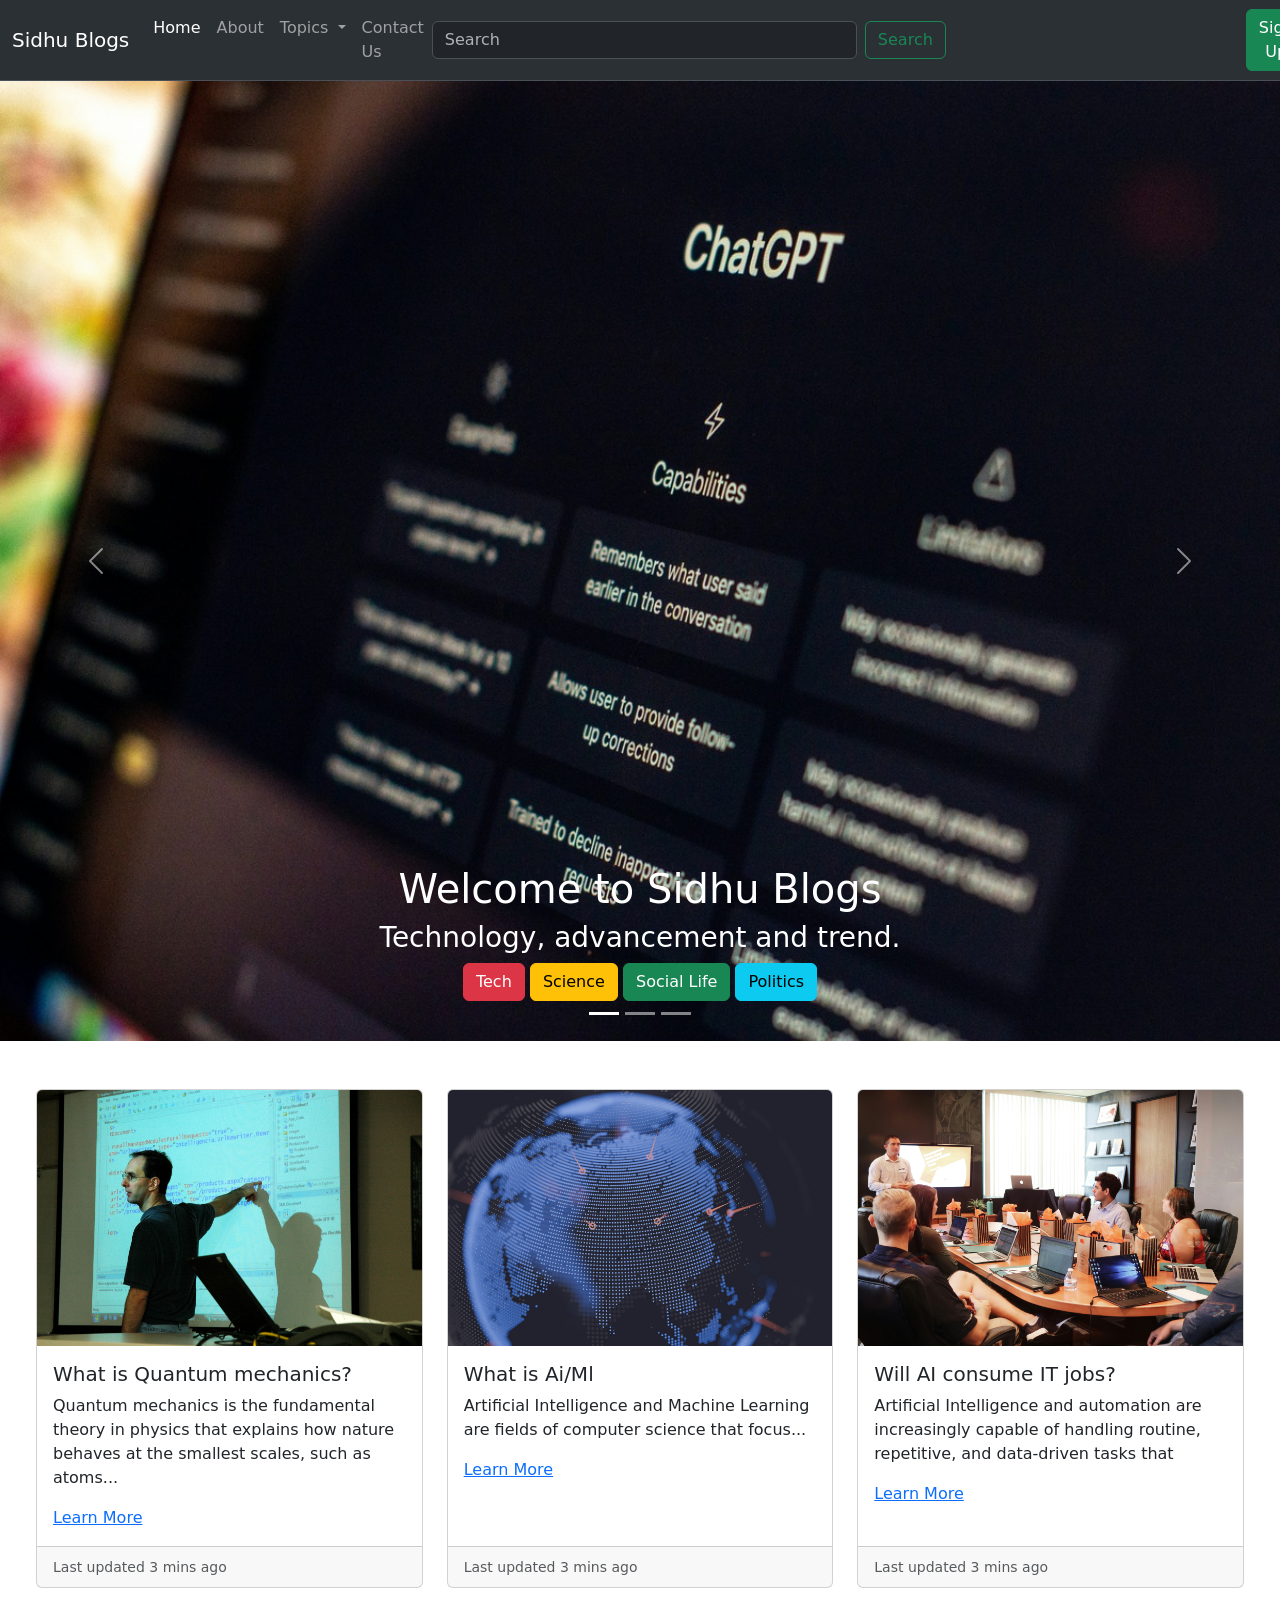
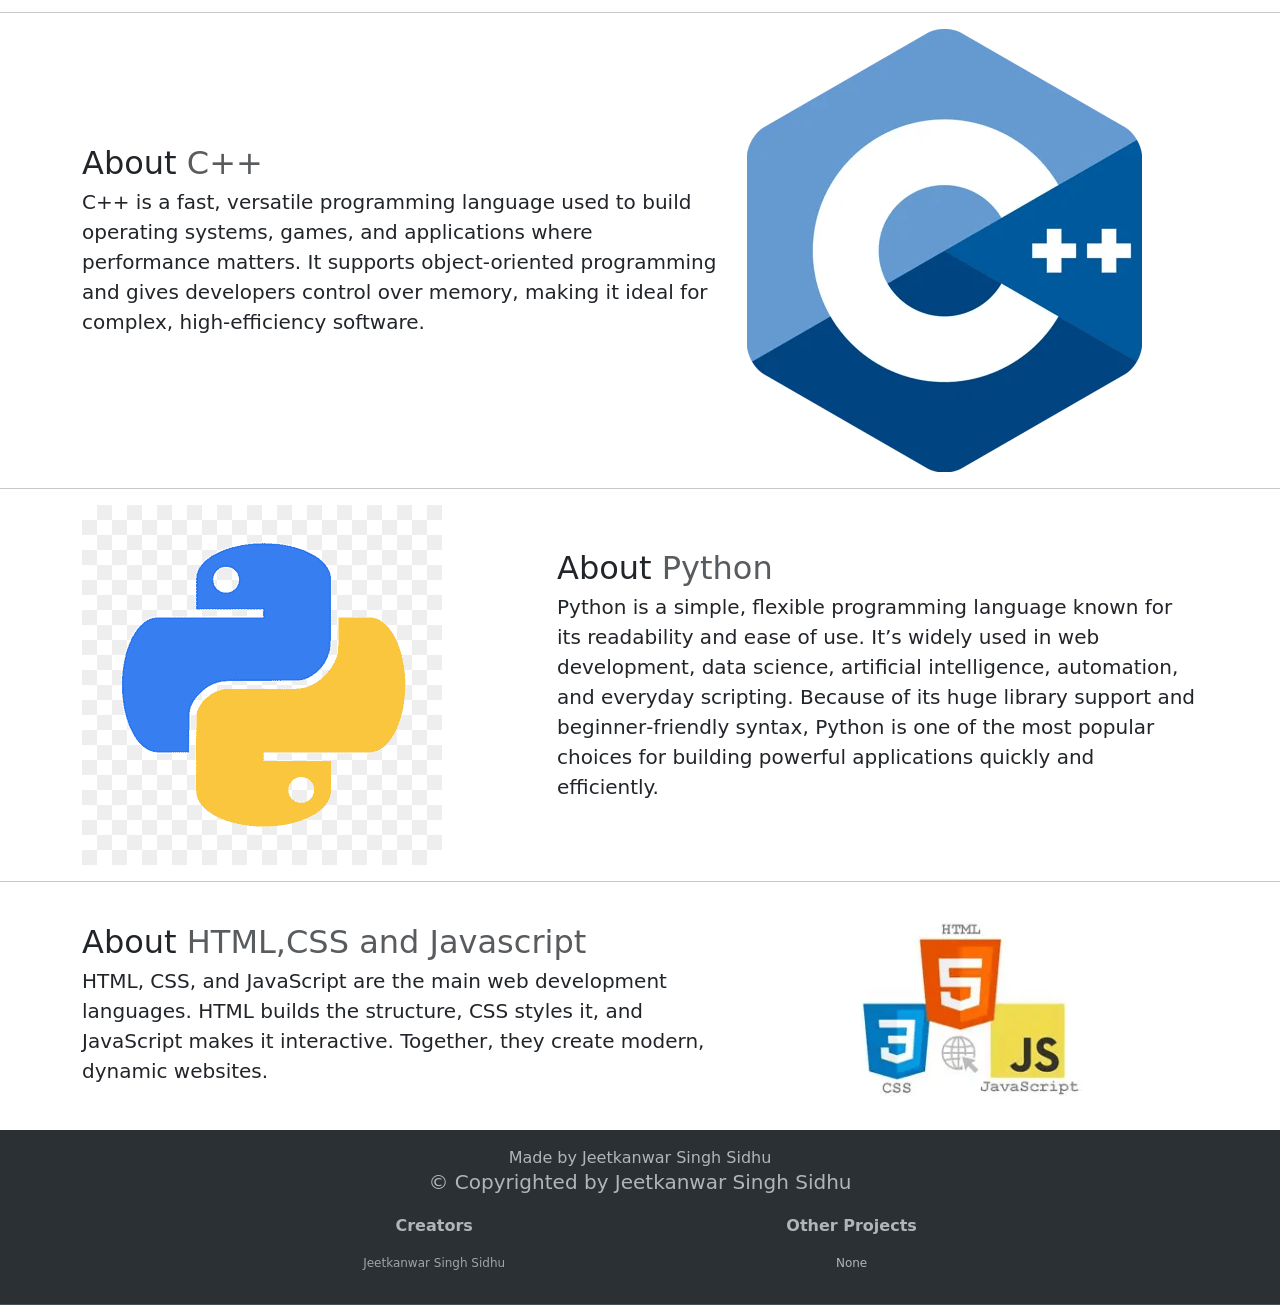
<file: blog/index.html>
<!doctype html>
<html lang="en">
  <head>
    <meta charset="utf-8">
    <meta name="viewport" content="width=device-width, initial-scale=1">
    <title>Sidhu blogs</title>
    <link rel="stylesheet" href="bootstrap.css">
    <link href="https://cdn.jsdelivr.net/npm/bootstrap@5.3.8/dist/css/bootstrap.min.css" rel="stylesheet" integrity="sha384-sRIl4kxILFvY47J16cr9ZwB07vP4J8+LH7qKQnuqkuIAvNWLzeN8tE5YBujZqJLB" crossorigin="anonymous">
  </head>
  <body>

  <nav class="navbar navbar-expand-lg bg-body-tertiary navbar bg-dark border-bottom border-body" data-bs-theme="dark">
  <div class="container-fluid">
    <a class="navbar-brand" href="#">Sidhu Blogs</a>
    <button class="navbar-toggler" type="button" data-bs-toggle="collapse" data-bs-target="#navbarSupportedContent" aria-controls="navbarSupportedContent" aria-expanded="false" aria-label="Toggle navigation">
      <span class="navbar-toggler-icon"></span>
    </button>
    <div class="collapse navbar-collapse" id="navbarSupportedContent">
      <ul class="navbar-nav me-auto mb-2 mb-lg-0">
        <li class="nav-item">
          <a class="nav-link active" aria-current="page" href="#">Home</a>
        </li>
        <li class="nav-item active">
          <a class="nav-link" href="about.html">About</a>
        </li>
        <li class="nav-item dropdown">
          <a class="nav-link dropdown-toggle" href="#" role="button" data-bs-toggle="dropdown" aria-expanded="false">
            Topics
          </a>
            <ul class="dropdown-menu">
              <li><a class="dropdown-item" href="#">Coding</a></li>
              <li><a class="dropdown-item" href="#">Technology</a></li>
              <li><a class="dropdown-item" href="#">Science</a></li>
              <li><hr class="dropdown-divider"></li>
              <li><a class="dropdown-item" href="#">Social life</a></li>
              <li><a class="dropdown-item" href="#">Politics</a></li>
            </ul>
        </li>
        <li class="nav-item">
          <a class="nav-link" href="ContactUs.html">Contact Us</a>
        </li>
      </ul>
      <form class="d-flex" role="search" style="margin-right: 300px">
        <input class="form-control me-2" type="search" placeholder="Search" aria-label="Search" style="width:425px"/>
        <button class="btn btn-outline-success" type="submit">Search</button>
      </form>
      <button class="btn btn-success" data-bs-toggle="modal" data-bs-target="#SignUpModal">Sign Up</button>
      <button class="btn btn-danger" data-bs-toggle="modal" data-bs-target="#LoginModal">Login</button>
    </div>
  </div>
</nav>

<!-- Login Modal -->
<div class="modal fade" id="LoginModal" tabindex="-1" aria-labelledby="LoginModalLabel" aria-hidden="true">
  <div class="modal-dialog">
    <div class="modal-content">
      <div class="modal-header">
        <h1 class="modal-title fs-5" id="LoginModalLabel">Login to Sidhu Blogs</h1>
        <button type="button" class="btn-close" data-bs-dismiss="modal" aria-label="Close"></button>
      </div>
      <div class="modal-body">
        <form>
          <div class="mb-3">
            <label class="form-label">Username</label>
            <input type="password" class="form-control" id="exampleInputPassword1">
          </div>
          <div class="mb-3">
            <label for="exampleInputPassword1" class="form-label">Password</label>
            <input type="password" class="form-control" id="exampleInputPassword1">
          </div>
          <button type="submit" class="btn btn-primary">Login</button>
        </form>
      </div>
    </div>
  </div>
</div>

<!-- Sign up Modal -->
<div class="modal fade" id="SignUpModal" tabindex="-1" aria-labelledby="SignUpModalLabel" aria-hidden="true">
  <div class="modal-dialog">
    <div class="modal-content">
      <div class="modal-header">
        <h1 class="modal-title fs-5" id="SignUpModalLabel">Sign Up to Sidhu Blogs</h1>
        <button type="button" class="btn-close" data-bs-dismiss="modal" aria-label="Close"></button>
      </div>
      <div class="modal-body">
        <form>
          <div class="mb-3">
            <label class="form-label">Username</label>
            <input type="password" class="form-control" id="exampleInputPassword1">
          </div>
          <div class="mb-3">
            <label for="exampleInputEmail1" class="form-label">Email address</label>
            <input type="email" class="form-control" id="exampleInputEmail1" aria-describedby="emailHelp">
            <div id="emailHelp" class="form-text">We'll never share your email with anyone else.</div>
          </div>
          <div class="mb-3">
            <label for="exampleInputPassword1" class="form-label">Password</label>
            <input type="password" class="form-control" id="exampleInputPassword1">
          </div>
          <div class="mb-3 form-check">
            <input type="checkbox" class="form-check-input" id="exampleCheck1">
            <label class="form-check-label" for="exampleCheck1">Click here to accept our <a href="Privacy-terms.html"> Privacy&#x00B7;Terms</a></label>
          </div>
          <button type="submit" class="btn btn-primary">Sign up</button>
        </form>
      </div>
    </div>
  </div>
</div>


  <div id="carouselExampleCaptions" class="carousel slide carousel-fade">
    <div class="carousel-indicators">
      <button type="button" data-bs-target="#carouselExampleCaptions" data-bs-slide-to="0" class="active" aria-current="true" aria-label="Slide 1"></button>
      <button type="button" data-bs-target="#carouselExampleCaptions" data-bs-slide-to="1" aria-label="Slide 2"></button>
      <button type="button" data-bs-target="#carouselExampleCaptions" data-bs-slide-to="2" aria-label="Slide 3"></button>
    </div>
    <div class="carousel-inner">
      <div class="carousel-item active">
        <img src="emiliano-vittoriosi-fvxNerA8uk0-unsplash%20(1).jpg" class="d-block w-100" alt="...">
        <div class="carousel-caption d-none d-md-block">
          <h1>Welcome to Sidhu Blogs</h1>
          <h3>Technology, advancement and trend.</h3>
          <button class="btn btn-danger">Tech</button>
          <button class="btn btn-warning">Science</button>
          <button class="btn btn-success">Social Life</button>
          <button class="btn btn-info">Politics</button>
        </div>
      </div>
      <div class="carousel-item">
        <img src="luca-bravo-XJXWbfSo2f0-unsplash%20(1).jpg" class="d-block w-100" alt="...">
        <div class="carousel-caption d-none d-md-block">
          <h1>Learn about the changes.</h1>
          <h3>Blogs on Ai,ML,quantum computing etc.</h3>
          <button class="btn btn-danger">Ai/Ml</button>
          <button class="btn btn-warning">quantum computing</button>
          <button class="btn btn-success">Vibe coding</button>
        </div>
      </div>
      <div class="carousel-item">
        <img src="thisisengineering-t4qI2IDcL5s-unsplash%20(1).jpg" class="d-block w-100" alt="...">
        <div class="carousel-caption d-none d-md-block">
          <h1>QnA and doubts</h1>
          <h3>Get you questions answered and doubts cleared.</h3>
          <button class="btn btn-danger">Support team</button>
          <button class="btn btn-warning">Ask</button>
        </div>
      </div>
    <button class="carousel-control-prev" type="button" data-bs-target="#carouselExampleCaptions" data-bs-slide="prev">
      <span class="carousel-control-prev-icon" aria-hidden="true"></span>
      <span class="visually-hidden">Previous</span>
    </button>
    <button class="carousel-control-next" type="button" data-bs-target="#carouselExampleCaptions" data-bs-slide="next">
      <span class="carousel-control-next-icon" aria-hidden="true"></span>
      <span class="visually-hidden">Next</span>
    </button>
    </div></div>

  <div class="row row-cols-1 row-cols-md-3 g-4 my-4 mx-4">
  <div class="col">
    <div class="card h-100">
      <img src="wonderlane-b9-odQi5oDo-unsplash.jpg" class="card-img-top" alt="...">
      <div class="card-body">
        <h5 class="card-title">What is Quantum mechanics?</h5>
        <p class="card-text">Quantum mechanics is the fundamental theory in physics that explains how nature behaves at the smallest scales, such as atoms...</p>
        <a href="">Learn More</a>
      </div>
      <div class="card-footer">
        <small class="text-body-secondary">Last updated 3 mins ago</small>
      </div>
    </div>
  </div>
  <div class="col">
    <div class="card h-100">
      <img src="stone-john-CBH6lmQXhu8-unsplash.jpg" class="card-img-top" alt="...">
      <div class="card-body">
        <h5 class="card-title">What is Ai/Ml</h5>
        <p class="card-text">Artificial Intelligence and Machine Learning are fields of computer science that focus...</p>
        <a href="">Learn More</a>
      </div>
      <div class="card-footer">
        <small class="text-body-secondary">Last updated 3 mins ago</small>
      </div>
    </div>
  </div>
  <div class="col">
    <div class="card h-100">
      <img src="campaign-creators-gMsnXqILjp4-unsplash.jpg" class="card-img-top" alt="...">
      <div class="card-body">
        <h5 class="card-title">Will AI consume IT jobs?</h5>
        <p class="card-text">Artificial Intelligence and automation are increasingly capable of handling routine, repetitive, and data‑driven tasks that</p>
        <a href="">Learn More</a>
      </div>
      <div class="card-footer">
        <small class="text-body-secondary">Last updated 3 mins ago</small>
      </div>
    </div>
  </div>
</div>
  <hr>
  <div class="container">
    <div class="row featurette d-flex justify-content-center align-items-center">
      <div class="col-md-7">
        <h2 class="featurette-heading fw-normal lh-1 ">About
          <span class="text-body-secondary">C++</span>
        </h2>
        <p class="lead">C++ is a fast, versatile programming language used to build operating systems, games, and applications where performance matters. It supports object-oriented programming and gives developers control over memory, making it ideal for complex, high‑efficiency software.</p>
      </div> <div class="col-md-5">
      <img class="img-fluid" src="Embedded%20Programming%20C.png" alt="">
        <title>Placeholder</title>
        <rect width="100%" height="100%" fill="var(--bs-secondary-bg)"></rect>

      </svg>
    </div>
    </div>
  </div>
  <hr>
    <div class="container">
    <div class="row featurette d-flex justify-content-center align-items-center">
      <div class="col-md-7 order-md-2">
        <h2 class="featurette-heading fw-normal lh-1 ">About
          <span class="text-body-secondary">Python</span>
        </h2>
        <p class="lead">Python is a simple, flexible programming language known for its readability and ease of use. It’s widely used in web development, data science, artificial intelligence, automation, and everyday scripting. Because of its huge library support and beginner‑friendly syntax, Python is one of the most popular choices for building powerful applications quickly and efficiently.</p>
      </div> <div class="col-md-5">
     <img class="img-fluid" src="png-transparent-python-logo-thumbnail.png" height="360" width="360"/>
      <title>Placeholder</title>
        <rect width="100%" height="100%" fill="var(--bs-secondary-bg)"></rect>

      </svg>
    </div>
    </div>
  </div>
  <hr>
    <div class="container">
    <div class="row featurette d-flex justify-content-center align-items-center">
      <div class="col-md-7">
        <h2 class="featurette-heading fw-normal lh-1 ">About
          <span class="text-body-secondary">HTML,CSS and Javascript</span>
        </h2>
        <p class="lead">HTML, CSS, and JavaScript are the main web development languages. HTML builds the structure, CSS styles it, and JavaScript makes it interactive. Together, they create modern, dynamic websites.</p>
      </div> <div class="col-md-5">
      <img class="img-fluid" src="web%20dev.png">
        <title>Placeholder</title>
        <rect width="100%" height="100%" fill="var(--bs-secondary-bg)"></rect>
      </svg>
    </div>
    </div>
  </div>

  <footer class="footer mt-auto py-3 bg-body-tertiary bg-dark border-bottom border-body" data-bs-theme="dark" style="text-align: center;">
    <div class="container">
      <span class="text-body-secondary">Made by Jeetkanwar Singh Sidhu</span>
      <h5 style="color: rgba(222, 226, 230, 0.75)"> &#x00A9; Copyrighted by Jeetkanwar Singh Sidhu</h5>
      <div id="container-foot-1">
        <div class="container-foot-1-box">
          <p style="font-size: 16px; font-weight: bold;">Creators</p>
          <p style="font-size: 12px;  color: rgba(222, 226, 230, 0.65);">Jeetkanwar Singh Sidhu</p>
        </div>
        <div class="container-foot-1-box">
          <p style="font-size: 16px; font-weight: bold;">Other Projects</p>
          <p style="font-size: 12px; color: color: rgba(222, 226, 230, 0.65);">None</p>
        </div>
      </div>
    </div>
  </footer>
    <script src="https://cdn.jsdelivr.net/npm/bootstrap@5.3.8/dist/js/bootstrap.bundle.min.js"
        integrity="sha384-FKyoEForCGlyvwx9Hj09JcYn3nv7wiPVlz7YYwJrWVcXK/BmnVDxM+D2scQbITxI"
        crossorigin="anonymous"></script>
</html>
</file>
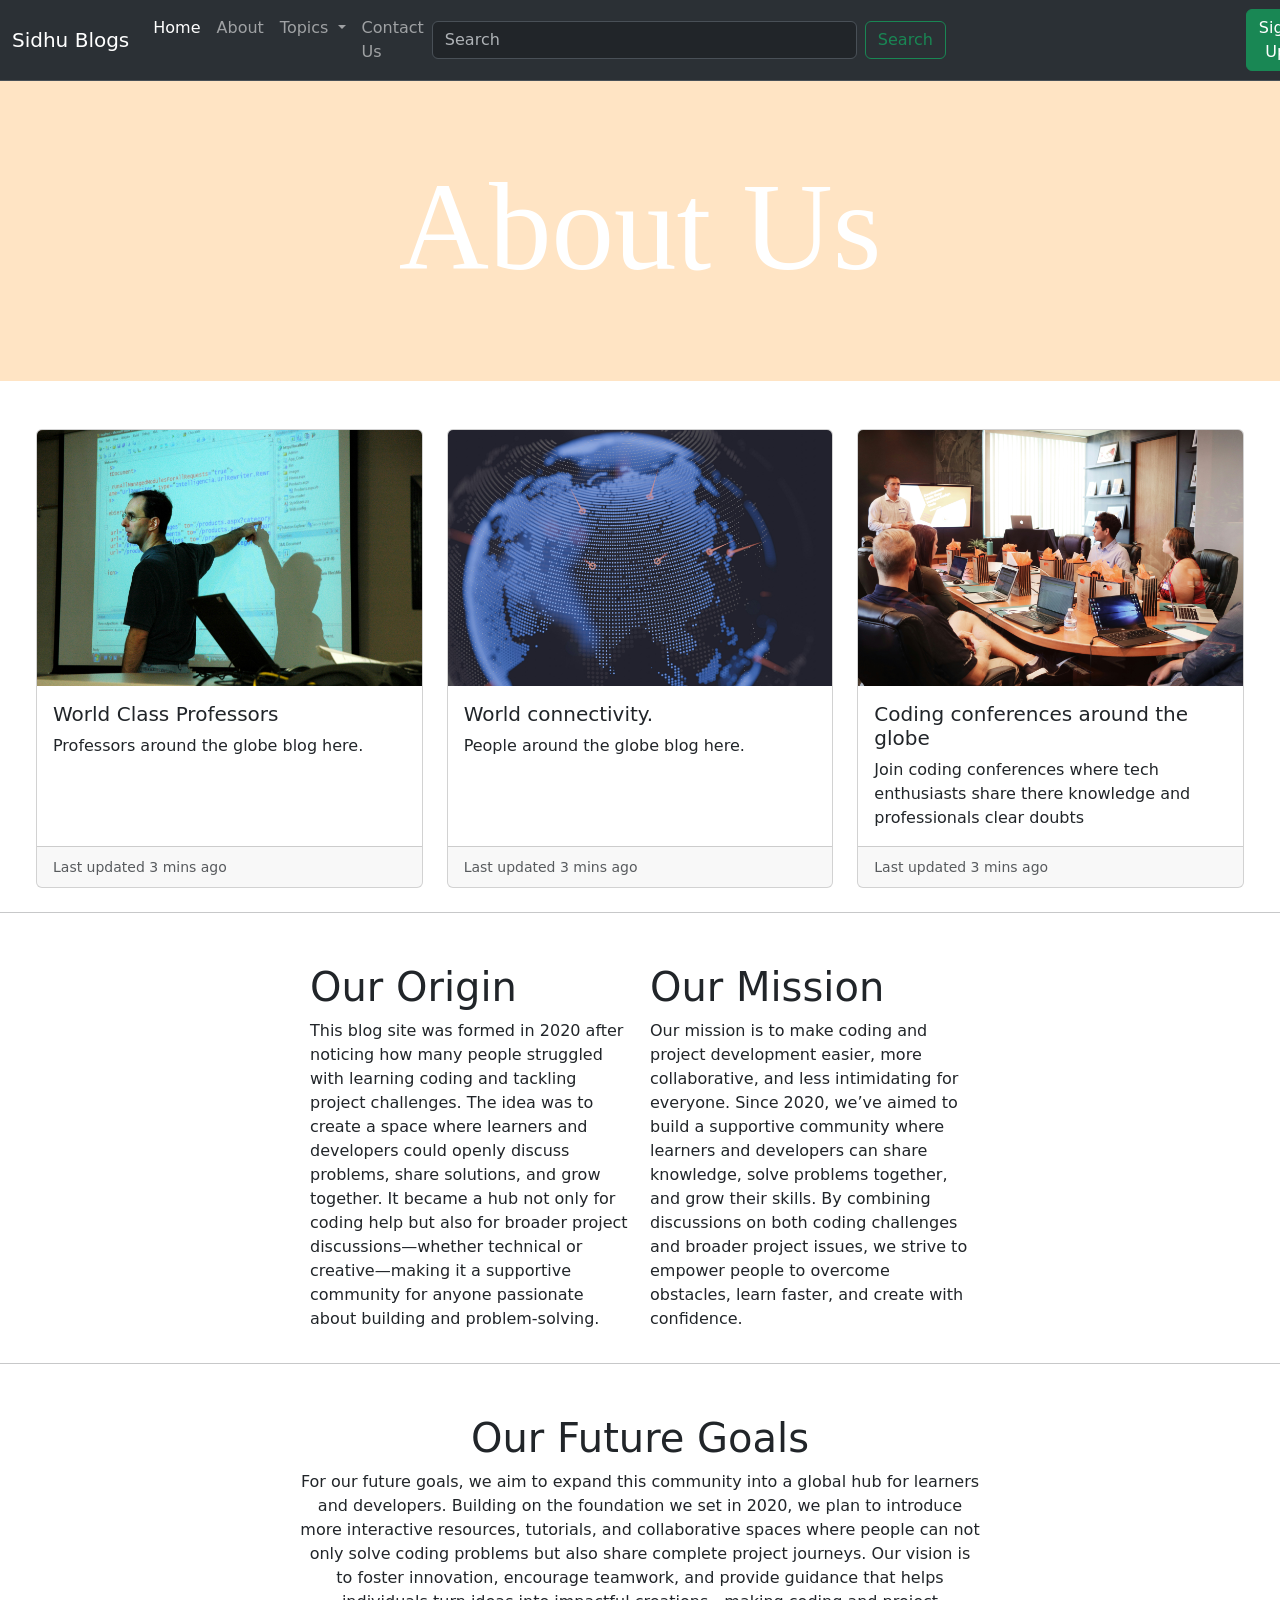
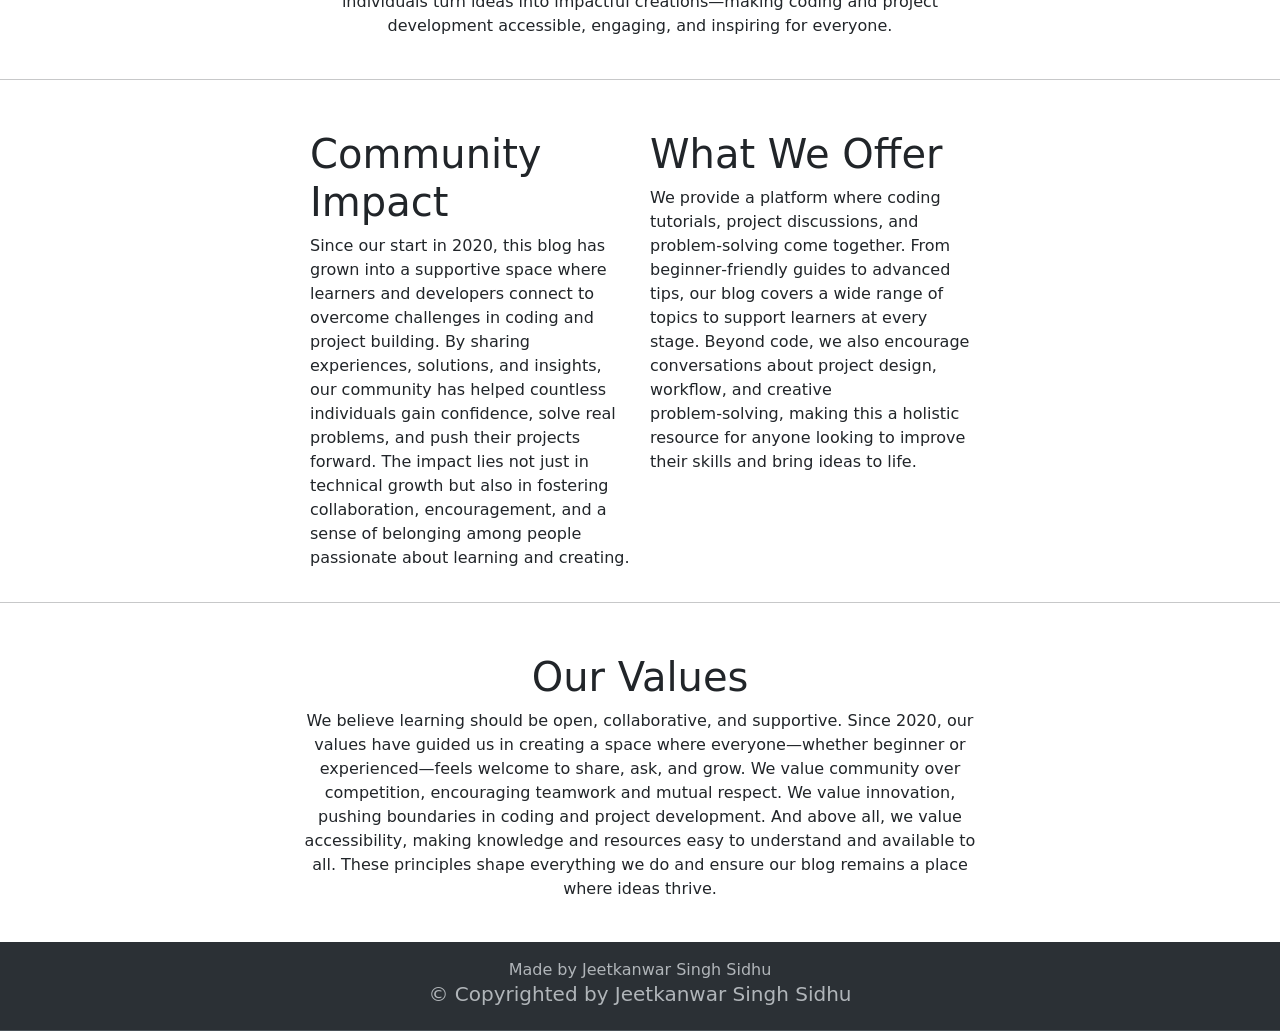
<file: blog/about.html>
<!doctype html>
<html lang="en">
  <head>
    <meta charset="utf-8">
    <meta name="viewport" content="width=device-width, initial-scale=1">
    <title>About Us</title>
    <link rel="stylesheet" href="bootstrap.css">

    <link href="https://cdn.jsdelivr.net/npm/bootstrap@5.3.8/dist/css/bootstrap.min.css"
          rel="stylesheet"
          integrity="sha384-sRIl4kxILFvY47J16cr9ZwB07vP4J8+LH7qKQnuqkuIAvNWLzeN8tE5YBujZqJLB"
          crossorigin="anonymous">
  </head>
  <body>
     <nav class="navbar navbar-expand-lg bg-body-tertiary navbar bg-dark border-bottom border-body" data-bs-theme="dark">
  <div class="container-fluid">
    <a class="navbar-brand" href="index.html">Sidhu Blogs</a>
    <button class="navbar-toggler" type="button" data-bs-toggle="collapse" data-bs-target="#navbarSupportedContent" aria-controls="navbarSupportedContent" aria-expanded="false" aria-label="Toggle navigation">
      <span class="navbar-toggler-icon"></span>
    </button>
    <div class="collapse navbar-collapse" id="navbarSupportedContent">
      <ul class="navbar-nav me-auto mb-2 mb-lg-0">
        <li class="nav-item active">
          <a class="nav-link active" aria-current="page" href="index.html">Home</a>
        </li>
        <li class="nav-item">
          <a class="nav-link" href="about.html">About</a>
        </li>
        <li class="nav-item dropdown">
          <a class="nav-link dropdown-toggle" href="#" role="button" data-bs-toggle="dropdown" aria-expanded="false">
            Topics
          </a>
            <ul class="dropdown-menu">
              <li><a class="dropdown-item" href="#">Coding</a></li>
              <li><a class="dropdown-item" href="#">Technology</a></li>
              <li><a class="dropdown-item" href="#">Science</a></li>
              <li><hr class="dropdown-divider"></li>
              <li><a class="dropdown-item" href="#">Social life</a></li>
              <li><a class="dropdown-item" href="#">Politics</a></li>
            </ul>
        </li>
        <li class="nav-item">
          <a class="nav-link" href="ContactUs.html">Contact Us</a>
        </li>
      </ul>
      <form class="d-flex" role="search" style="margin-right: 300px">
        <input class="form-control me-2" type="search" placeholder="Search" aria-label="Search" style="width:425px"/>
        <button class="btn btn-outline-success" type="submit">Search</button>
      </form>
      <button class="btn btn-success" data-bs-toggle="modal" data-bs-target="#SignUpModal">Sign Up</button>
      <button class="btn btn-danger" data-bs-toggle="modal" data-bs-target="#LoginModal">Login</button>
    </div>
  </div>
</nav>

     <div class="modal fade" id="LoginModal" tabindex="-1" aria-labelledby="LoginModalLabel" aria-hidden="true">
  <div class="modal-dialog">
    <div class="modal-content">
      <div class="modal-header">
        <h1 class="modal-title fs-5" id="LoginModalLabel">Login to Sidhu Blogs</h1>
        <button type="button" class="btn-close" data-bs-dismiss="modal" aria-label="Close"></button>
      </div>
      <div class="modal-body">
        <form>
          <div class="mb-3">
            <label class="form-label">Username</label>
            <input type="password" class="form-control" id="exampleInputPassword1">
          </div>
          <div class="mb-3">
            <label for="exampleInputPassword1" class="form-label">Password</label>
            <input type="password" class="form-control" id="exampleInputPassword1">
          </div>
          <button type="submit" class="btn btn-primary">Login</button>
        </form>
      </div>
    </div>
  </div>
</div>
     <div class="modal fade" id="SignUpModal" tabindex="-1" aria-labelledby="SignUpModalLabel" aria-hidden="true">
  <div class="modal-dialog">
    <div class="modal-content">
      <div class="modal-header">
        <h1 class="modal-title fs-5" id="SignUpModalLabel">Sign Up to Sidhu Blogs</h1>
        <button type="button" class="btn-close" data-bs-dismiss="modal" aria-label="Close"></button>
      </div>
      <div class="modal-body">
        <form>
          <div class="mb-3">
            <label class="form-label">Username</label>
            <input type="password" class="form-control" id="exampleInputPassword1">
          </div>
          <div class="mb-3">
            <label for="exampleInputEmail1" class="form-label">Email address</label>
            <input type="email" class="form-control" id="exampleInputEmail1" aria-describedby="emailHelp">
            <div id="emailHelp" class="form-text">We'll never share your email with anyone else.</div>
          </div>
          <div class="mb-3">
            <label for="exampleInputPassword1" class="form-label">Password</label>
            <input type="password" class="form-control" id="exampleInputPassword1">
          </div>
          <div class="mb-3 form-check">
            <input type="checkbox" class="form-check-input" id="exampleCheck1">
            <label class="form-check-label" for="exampleCheck1">Click here to accept our <a href="Privacy-terms.html"> Privacy&#x00B7;Terms</a></label>
          </div>
          <button type="submit" class="btn btn-primary">Sign up</button>
        </form>
      </div>
    </div>
  </div>
</div>

    <div class="container-about-page-1">
        <h1>About Us</h1>
    </div>

       <div class="row row-cols-1 row-cols-md-3 g-4 my-4 mx-4">
  <div class="col">
    <div class="card h-100">
      <img src="wonderlane-b9-odQi5oDo-unsplash.jpg" class="card-img-top" alt="...">
      <div class="card-body">
        <h5 class="card-title">World Class Professors</h5>
        <p class="card-text">Professors around the globe blog here.</p>
      </div>
      <div class="card-footer">
        <small class="text-body-secondary">Last updated 3 mins ago</small>
      </div>
    </div>
  </div>
  <div class="col">
    <div class="card h-100">
      <img src="stone-john-CBH6lmQXhu8-unsplash.jpg" class="card-img-top" alt="...">
      <div class="card-body">
        <h5 class="card-title">World connectivity.</h5>
        <p class="card-text">People around the globe blog here.</p>
      </div>
      <div class="card-footer">
        <small class="text-body-secondary">Last updated 3 mins ago</small>
      </div>
    </div>
  </div>
  <div class="col">
    <div class="card h-100">
      <img src="campaign-creators-gMsnXqILjp4-unsplash.jpg" class="card-img-top" alt="...">
      <div class="card-body">
        <h5 class="card-title">Coding conferences around the globe</h5>
        <p class="card-text">Join coding conferences where tech enthusiasts share there knowledge and professionals clear doubts </p>
      </div>
      <div class="card-footer">
        <small class="text-body-secondary">Last updated 3 mins ago</small>
      </div>
    </div>
  </div>
</div>
     <hr>
    <div class="container-about-page-2">
            <div class="container-about-page-2-div">
                <h1>Our Origin</h1>
                <p>This blog site was formed in 2020 after noticing how many people struggled with learning coding and tackling project challenges. The idea was to create a space where learners and developers could openly discuss problems, share solutions, and grow together. It became a hub not only for coding help but also for broader project discussions—whether technical or creative—making it a supportive community for anyone passionate about building and problem‑solving.</p>
            </div>
            <div class="container-about-page-2-div">
                <h1>Our Mission</h1>
                <p>Our mission is to make coding and project development easier, more collaborative, and less intimidating for everyone. Since 2020, we’ve aimed to build a supportive community where learners and developers can share knowledge, solve problems together, and grow their skills. By combining discussions on both coding challenges and broader project issues, we strive to empower people to overcome obstacles, learn faster, and create with confidence.</p>
            </div>
    </div>
     <hr>
    <div class="container-about-page-2" style="margin-bottom: 25px;">
        <div style="text-align: center">
            <h1>Our Future Goals</h1>
            <p>For our future goals, we aim to expand this community into a global hub for learners and developers. Building on the foundation we set in 2020, we plan to introduce more interactive resources, tutorials, and collaborative spaces where people can not only solve coding problems but also share complete project journeys. Our vision is to foster innovation, encourage teamwork, and provide guidance that helps individuals turn ideas into impactful creations—making coding and project development accessible, engaging, and inspiring for everyone.</p>
        </div>
    </div>
     <hr>
     <div class="container-about-page-2">
            <div class="container-about-page-2-div">
                <h1>Community Impact</h1>
                <p>Since our start in 2020, this blog has grown into a supportive space where learners and developers connect to overcome challenges in coding and project building. By sharing experiences, solutions, and insights, our community has helped countless individuals gain confidence, solve real problems, and push their projects forward. The impact lies not just in technical growth but also in fostering collaboration, encouragement, and a sense of belonging among people passionate about learning and creating.</p>
            </div>
            <div class="container-about-page-2-div">
                <h1>What We Offer</h1>
                <p>We provide a platform where coding tutorials, project discussions, and problem‑solving come together. From beginner‑friendly guides to advanced tips, our blog covers a wide range of topics to support learners at every stage. Beyond code, we also encourage conversations about project design, workflow, and creative problem‑solving, making this a holistic resource for anyone looking to improve their skills and bring ideas to life.</p>
            </div>
    </div>
     <hr>
    <div class="container-about-page-2" style="margin-bottom: 25px;">
        <div style="text-align: center">
            <h1>Our Values</h1>
            <p>We believe learning should be open, collaborative, and supportive. Since 2020, our values have guided us in creating a space where everyone—whether beginner or experienced—feels welcome to share, ask, and grow. We value community over competition, encouraging teamwork and mutual respect. We value innovation, pushing boundaries in coding and project development. And above all, we value accessibility, making knowledge and resources easy to understand and available to all. These principles shape everything we do and ensure our blog remains a place where ideas thrive.</p>
        </div>
    </div>


     <footer class="footer mt-auto py-3 bg-body-tertiary bg-dark border-bottom border-body" data-bs-theme="dark" style="text-align: center;">
    <div class="container">
      <span class="text-body-secondary">Made by Jeetkanwar Singh Sidhu</span>
      <h5 style="color: rgba(222, 226, 230, 0.75)"> &#x00A9; Copyrighted by Jeetkanwar Singh Sidhu</h5>
    </div>
  </footer>

    <script src="https://cdn.jsdelivr.net/npm/bootstrap@5.3.8/dist/js/bootstrap.bundle.min.js"
            integrity="sha384-FKyoEForCGlyvwx9Hj09JcYn3nv7wiPVlz7YYwJrWVcXK/BmnVDxM+D2scQbITxI"
            crossorigin="anonymous"></script>
  </body>
</html>
</file>
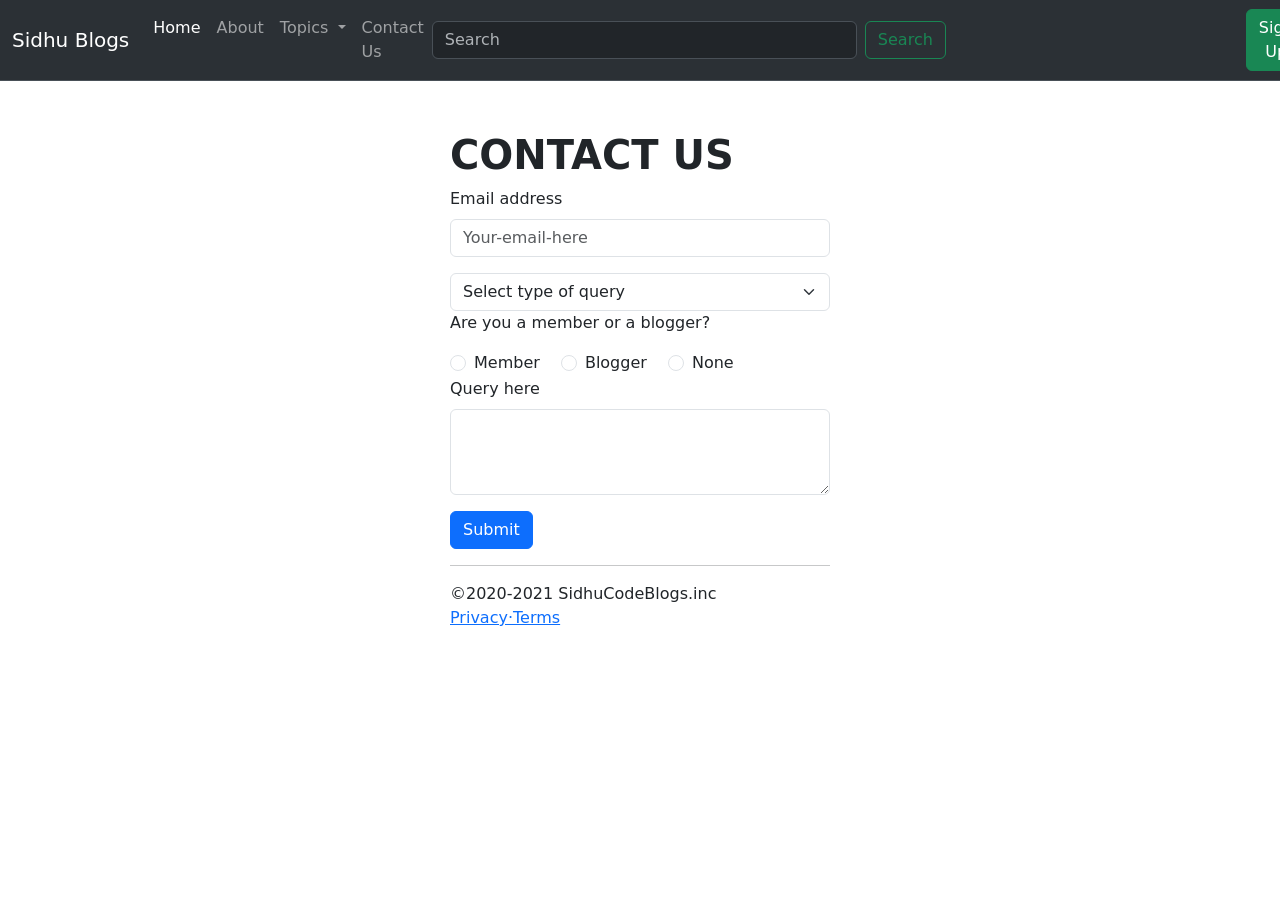
<file: blog/ContactUs.html>
<!doctype html>
<html lang="en">
  <head>
    <meta charset="utf-8">
    <meta name="viewport" content="width=device-width, initial-scale=1">
    <title>Contact Us</title>
    <link rel="stylesheet" href="bootstrap.css">
    <link href="https://cdn.jsdelivr.net/npm/bootstrap@5.3.8/dist/css/bootstrap.min.css"
          rel="stylesheet"
          integrity="sha384-sRIl4kxILFvY47J16cr9ZwB07vP4J8+LH7qKQnuqkuIAvNWLzeN8tE5YBujZqJLB"
          crossorigin="anonymous">
  </head>
  <body>
  <nav class="navbar navbar-expand-lg bg-body-tertiary navbar bg-dark border-bottom border-body" data-bs-theme="dark">
  <div class="container-fluid">
    <a class="navbar-brand" href="index.html">Sidhu Blogs</a>
    <button class="navbar-toggler" type="button" data-bs-toggle="collapse" data-bs-target="#navbarSupportedContent" aria-controls="navbarSupportedContent" aria-expanded="false" aria-label="Toggle navigation">
      <span class="navbar-toggler-icon"></span>
    </button>
    <div class="collapse navbar-collapse" id="navbarSupportedContent">
      <ul class="navbar-nav me-auto mb-2 mb-lg-0">
        <li class="nav-item">
          <a class="nav-link active" aria-current="page" href="index.html">Home</a>
        </li>
        <li class="nav-item active">
          <a class="nav-link" href="about.html">About</a>
        </li>
        <li class="nav-item dropdown">
          <a class="nav-link dropdown-toggle" href="#" role="button" data-bs-toggle="dropdown" aria-expanded="false">
            Topics
          </a>
            <ul class="dropdown-menu">
              <li><a class="dropdown-item" href="#">Coding</a></li>
              <li><a class="dropdown-item" href="#">Technology</a></li>
              <li><a class="dropdown-item" href="#">Science</a></li>
              <li><hr class="dropdown-divider"></li>
              <li><a class="dropdown-item" href="#">Social life</a></li>
              <li><a class="dropdown-item" href="#">Politics</a></li>
            </ul>
        </li>
        <li class="nav-item">
          <a class="nav-link" href="#">Contact Us</a>
        </li>
      </ul>
      <form class="d-flex" role="search" style="margin-right: 300px">
        <input class="form-control me-2" type="search" placeholder="Search" aria-label="Search" style="width:425px"/>
        <button class="btn btn-outline-success" type="submit">Search</button>
      </form>
      <button class="btn btn-success" data-bs-toggle="modal" data-bs-target="#SignUpModal">Sign Up</button>
      <button class="btn btn-danger" data-bs-toggle="modal" data-bs-target="#LoginModal">Login</button>
    </div>
  </div>
</nav>

  <div class="modal fade" id="LoginModal" tabindex="-1" aria-labelledby="LoginModalLabel" aria-hidden="true">
  <div class="modal-dialog">
    <div class="modal-content">
      <div class="modal-header">
        <h1 class="modal-title fs-5" id="LoginModalLabel">Login to Sidhu Blogs</h1>
        <button type="button" class="btn-close" data-bs-dismiss="modal" aria-label="Close"></button>
      </div>
      <div class="modal-body">
        <form>
          <div class="mb-3">
            <label class="form-label">Username</label>
            <input type="password" class="form-control" id="exampleInputPassword1">
          </div>
          <div class="mb-3">
            <label for="exampleInputPassword1" class="form-label">Password</label>
            <input type="password" class="form-control" id="exampleInputPassword1">
          </div>
          <button type="submit" class="btn btn-primary">Login</button>
        </form>
      </div>
    </div>
  </div>
</div>
  <div class="modal fade" id="SignUpModal" tabindex="-1" aria-labelledby="SignUpModalLabel" aria-hidden="true">
  <div class="modal-dialog">
    <div class="modal-content">
      <div class="modal-header">
        <h1 class="modal-title fs-5" id="SignUpModalLabel">Sign Up to Sidhu Blogs</h1>
        <button type="button" class="btn-close" data-bs-dismiss="modal" aria-label="Close"></button>
      </div>
      <div class="modal-body">
        <form>
          <div class="mb-3">
            <label class="form-label">Username</label>
            <input type="password" class="form-control" id="exampleInputPassword1">
          </div>
          <div class="mb-3">
            <label for="exampleInputEmail1" class="form-label">Email address</label>
            <input type="email" class="form-control" id="exampleInputEmail1" aria-describedby="emailHelp">
            <div id="emailHelp" class="form-text">We'll never share your email with anyone else.</div>
          </div>
          <div class="mb-3">
            <label for="exampleInputPassword1" class="form-label">Password</label>
            <input type="password" class="form-control" id="exampleInputPassword1">
          </div>
          <div class="mb-3 form-check">
            <input type="checkbox" class="form-check-input" id="exampleCheck1">
            <label class="form-check-label" for="exampleCheck1">Click here to accept our <a href="Privacy-terms.html"> Privacy&#x00B7;Terms</a></label>
          </div>
          <button type="submit" class="btn btn-primary">Sign up</button>
        </form>
      </div>
    </div>
  </div>
</div>

  <div class="contact-container">
    <h1 style="font-weight: bold; text-align: left">CONTACT US</h1>
    <div class="mb-3" style="width:100%">
      <label for="exampleFormControlInput1" class="form-label">Email address</label>
      <input type="email" class="form-control" id="exampleFormControlInput1" placeholder="Your-email-here">
    </div>
    <select class="form-select" aria-label="Default select example" style="width:100%">
      <option selected>Select type of query</option>
      <option value="1">Related to issue on webpage</option>
      <option value="2">Tech</option>
      <option value="3">Coding</option>
      <option value="4">Request for posting blogs on our site</option>
      <option value="5">Other</option>
    </select>
    <p>Are you a member or a blogger?</p>
    <div class="form-check form-check-inline">
      <input class="form-check-input" type="radio" name="inlineRadioOptions" id="inlineRadio1" value="option1">
      <label class="form-check-label" for="inlineRadio1">Member</label>
    </div>
    <div class="form-check form-check-inline">
      <input class="form-check-input" type="radio" name="inlineRadioOptions" id="inlineRadio2" value="option2">
      <label class="form-check-label" for="inlineRadio2">Blogger</label>
    </div>
    <div class="form-check form-check-inline">
      <input class="form-check-input" type="radio" name="inlineRadioOptions" id="inlineRadio2" value="option3">
      <label class="form-check-label" for="inlineRadio2">None</label>
    </div>
    <div class="mb-3" style="width:100%">
      <label for="exampleFormControlTextarea1" class="form-label">Query here</label>
      <textarea class="form-control" id="exampleFormControlTextarea1" rows="3"></textarea>
    </div>
    <div id="liveAlertPlaceholder"></div>
    <button type="button" class="btn btn-primary" id="liveAlertBtn">Submit</button>
    <hr>
    <p>&#x00A9;2020-2021 SidhuCodeBlogs.inc <a href="Privacy-terms.html"> Privacy&#x00B7;Terms</a></p>
  </div>
    <script src="https://cdn.jsdelivr.net/npm/bootstrap@5.3.8/dist/js/bootstrap.bundle.min.js"
            integrity="sha384-FKyoEForCGlyvwx9Hj09JcYn3nv7wiPVlz7YYwJrWVcXK/BmnVDxM+D2scQbITxI"
            crossorigin="anonymous"></script>
  <script>
    const alertPlaceholder = document.getElementById('liveAlertPlaceholder')
    const appendAlert = (message, type) => {
      const wrapper = document.createElement('div')
      wrapper.innerHTML = [
        `<div class="alert alert-${type} alert-dismissible" role="alert">`,
        `   <div>${message}</div>`,
        '   <button type="button" class="btn-close" data-bs-dismiss="alert" aria-label="Close"></button>',
        '</div>'
      ].join('')

      alertPlaceholder.append(wrapper)
    }

    const alertTrigger = document.getElementById('liveAlertBtn')
    if (alertTrigger) {
      alertTrigger.addEventListener('click', () => {
        appendAlert('You query has been submitted', 'success')
      })
    }
  </script>
  </body>
</html>
</file>
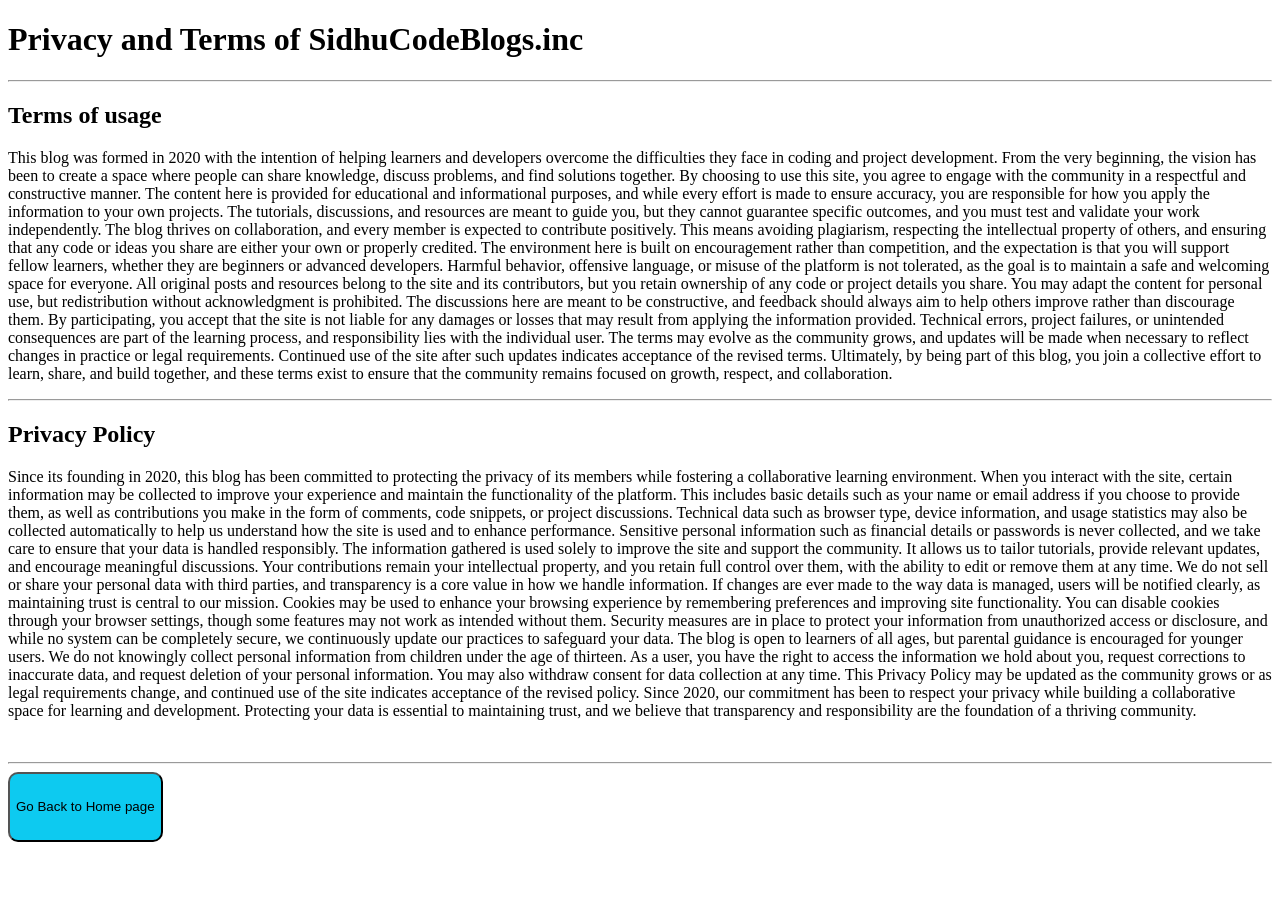
<file: blog/Privacy-terms.html>
<!DOCTYPE html>
<html lang="en">
<head>
    <meta charset="UTF-8">
    <title>Privacy and Terms</title>
</head>
<body>
    <h1>Privacy and Terms of SidhuCodeBlogs.inc</h1>
    <hr>
    <h2>Terms of usage</h2>
    <p>This blog was formed in 2020 with the intention of helping learners and developers overcome the difficulties they face in coding and project development. From the very beginning, the vision has been to create a space where people can share knowledge, discuss problems, and find solutions together. By choosing to use this site, you agree to engage with the community in a respectful and constructive manner. The content here is provided for educational and informational purposes, and while every effort is made to ensure accuracy, you are responsible for how you apply the information to your own projects. The tutorials, discussions, and resources are meant to guide you, but they cannot guarantee specific outcomes, and you must test and validate your work independently.

The blog thrives on collaboration, and every member is expected to contribute positively. This means avoiding plagiarism, respecting the intellectual property of others, and ensuring that any code or ideas you share are either your own or properly credited. The environment here is built on encouragement rather than competition, and the expectation is that you will support fellow learners, whether they are beginners or advanced developers. Harmful behavior, offensive language, or misuse of the platform is not tolerated, as the goal is to maintain a safe and welcoming space for everyone.

All original posts and resources belong to the site and its contributors, but you retain ownership of any code or project details you share. You may adapt the content for personal use, but redistribution without acknowledgment is prohibited. The discussions here are meant to be constructive, and feedback should always aim to help others improve rather than discourage them. By participating, you accept that the site is not liable for any damages or losses that may result from applying the information provided. Technical errors, project failures, or unintended consequences are part of the learning process, and responsibility lies with the individual user.

The terms may evolve as the community grows, and updates will be made when necessary to reflect changes in practice or legal requirements. Continued use of the site after such updates indicates acceptance of the revised terms. Ultimately, by being part of this blog, you join a collective effort to learn, share, and build together, and these terms exist to ensure that the community remains focused on growth, respect, and collaboration.</p>
<hr>
    <h2>Privacy Policy</h2>
    <p>Since its founding in 2020, this blog has been committed to protecting the privacy of its members while fostering a collaborative learning environment. When you interact with the site, certain information may be collected to improve your experience and maintain the functionality of the platform. This includes basic details such as your name or email address if you choose to provide them, as well as contributions you make in the form of comments, code snippets, or project discussions. Technical data such as browser type, device information, and usage statistics may also be collected automatically to help us understand how the site is used and to enhance performance. Sensitive personal information such as financial details or passwords is never collected, and we take care to ensure that your data is handled responsibly.

The information gathered is used solely to improve the site and support the community. It allows us to tailor tutorials, provide relevant updates, and encourage meaningful discussions. Your contributions remain your intellectual property, and you retain full control over them, with the ability to edit or remove them at any time. We do not sell or share your personal data with third parties, and transparency is a core value in how we handle information. If changes are ever made to the way data is managed, users will be notified clearly, as maintaining trust is central to our mission.

Cookies may be used to enhance your browsing experience by remembering preferences and improving site functionality. You can disable cookies through your browser settings, though some features may not work as intended without them. Security measures are in place to protect your information from unauthorized access or disclosure, and while no system can be completely secure, we continuously update our practices to safeguard your data.

The blog is open to learners of all ages, but parental guidance is encouraged for younger users. We do not knowingly collect personal information from children under the age of thirteen. As a user, you have the right to access the information we hold about you, request corrections to inaccurate data, and request deletion of your personal information. You may also withdraw consent for data collection at any time.

This Privacy Policy may be updated as the community grows or as legal requirements change, and continued use of the site indicates acceptance of the revised policy. Since 2020, our commitment has been to respect your privacy while building a collaborative space for learning and development. Protecting your data is essential to maintaining trust, and we believe that transparency and responsibility are the foundation of a thriving community.</p>
    <br>
    <hr>
    <button style="border-radius: 10px; background-color: #0dcaf0; height: 70px; widht: 50px;" onclick="window.location.href='index.html'">Go Back to Home page</button>
</body>
</html>
</file>
